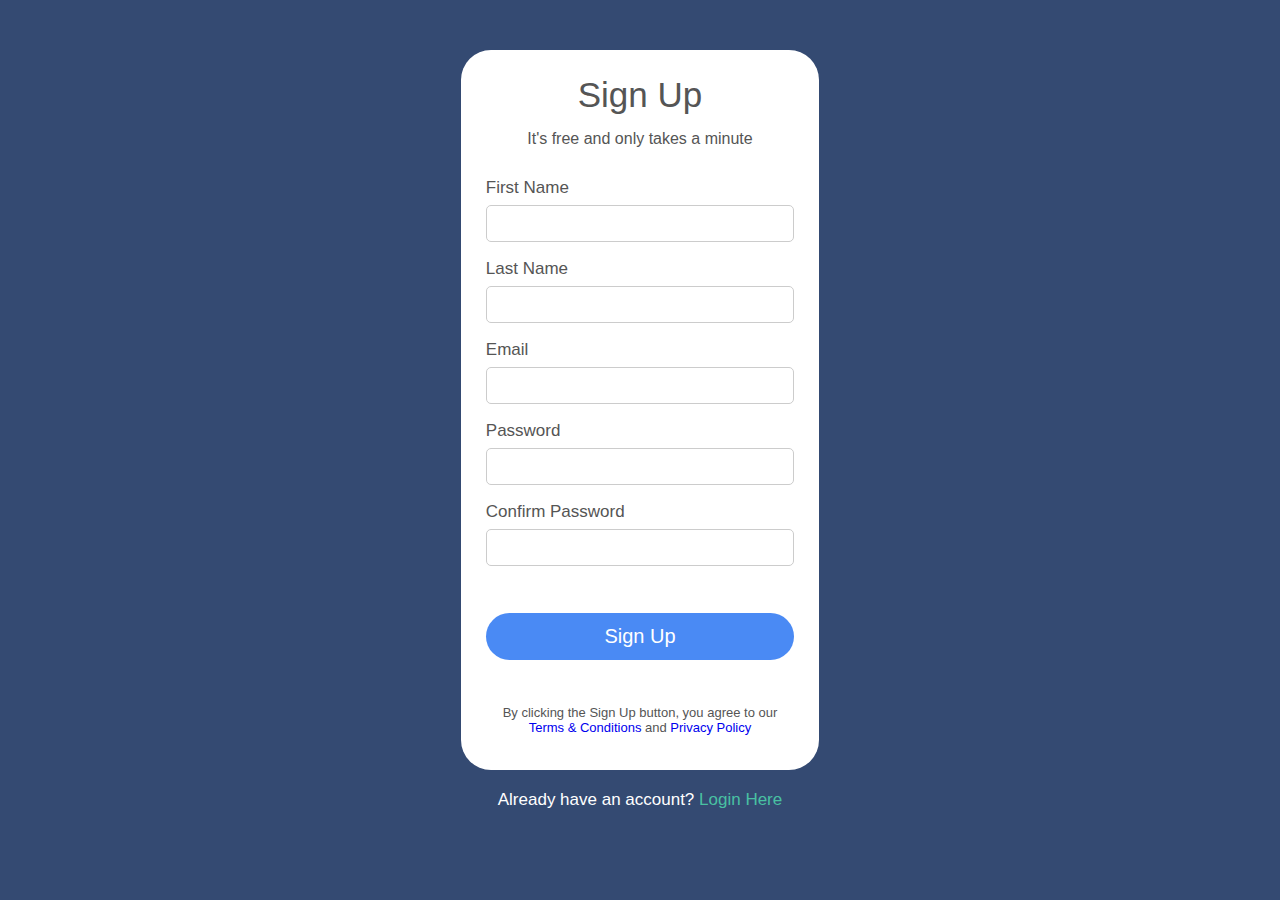
<file: index.html>
<!DOCTYPE html>
<html lang="en">
<head>
    <meta charset="UTF-8">
    <meta http-equiv="X-UA-Compatible" content="IE=edge">
    <meta name="viewport" content="width=device-width, initial-scale=1.0">
    <title>Registration Form</title>
    <link rel="stylesheet" href="style.css">
</head>
<body>
    
    <div id="container">
        <h1>Sign Up</h1>
        <p>It's free and only takes a minute</p>
        
        <form action="">

            <label for="firstName"> First Name
            <input type="text" name="" id="firstName">
            </label>

            <label for="lastName"> Last Name
            <input type="text" name="" id="lastName">
            </label>

            <label for="email"> Email
            <input type="email" name="" id="email">
            </label>

            <label for="password"> Password
            <input type="password" name="" id="password">
            </label>

            <label for="password"> Confirm Password
            <input type="password" name="" id="password">
            </label>

            <button> Sign Up </button>

            <p>By clicking the Sign Up button, you agree to our <a href="#">Terms & Conditions</a> and <a href="#">Privacy Policy</a></p>

        </form>
    </div>
        
    <footer>
        <p>Already have an account? <a href="#">Login Here</a></p>
    </footer>
    
</body>
</html>
</file>
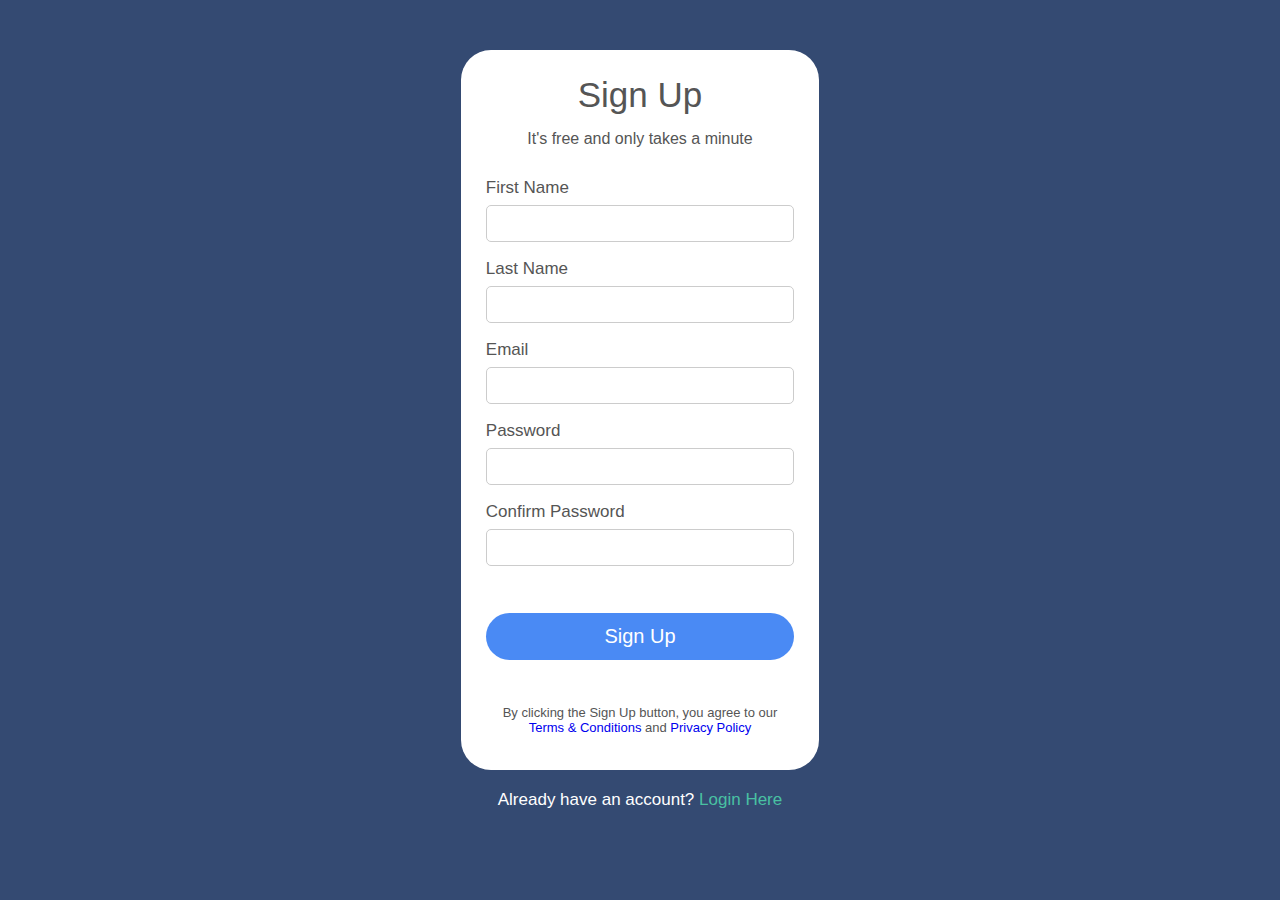
<file: Form.html>
<!DOCTYPE html>
<html lang="en">
<head>
    <meta charset="UTF-8">
    <meta http-equiv="X-UA-Compatible" content="IE=edge">
    <meta name="viewport" content="width=device-width, initial-scale=1.0">
    <title>Registration Form</title>
    <link rel="stylesheet" href="style.css">
</head>
<body>
    
    <div id="container">
        <h1>Sign Up</h1>
        <p>It's free and only takes a minute</p>
        
        <form action="">

            <label for="firstName"> First Name
            <input type="text" name="" id="firstName">
            </label>

            <label for="lastName"> Last Name
            <input type="text" name="" id="lastName">
            </label>

            <label for="email"> Email
            <input type="email" name="" id="email">
            </label>

            <label for="password"> Password
            <input type="password" name="" id="password">
            </label>

            <label for="password"> Confirm Password
            <input type="password" name="" id="password">
            </label>

            <button> Sign Up </button>

            <p>By clicking the Sign Up button, you agree to our <a href="#">Terms & Conditions</a> and <a href="#">Privacy Policy</a></p>

        </form>
    </div>
        
    <footer>
        <p>Already have an account? <a href="#">Login Here</a></p>
    </footer>
    
</body>
</html>
</file>
<file: style.css>
* {
    margin: 0;
    padding: 0;
    box-sizing: border-box;
}

body {
    background-color: #344a72;
}

input {
    display: block;
}

#container {
    width: 28%;
    margin: 50px auto;
    background-color: #fff;
    border-radius: 30px;
    font-family: sans-serif;
    padding: 25px 25px;
    padding-bottom: 5px;
    margin-bottom: 20px;
}

#container h1 {
    font-weight: lighter;
    text-align: center;
    color: #555;
    font-size: 35px;
}

#container p {
    text-align: center;
    padding: 15px 15px 30px 15px;
    font-weight: lighter;
    color: #555;
}

label {
    font-weight: lighter;
    color: #555;
    font-size: 17px;
}

input {
    width: 100%;
    border: 1px solid #ccc;
    border-radius: 5px;
    padding: 10px;
    margin-top: 7px;
    margin-bottom: 17px;
}

button {
    width: 100%;
    padding: 12px;
    border-radius: 30px;
    background-color: #4a8af4;
    color: #fff;
    margin: 30px auto;
    font-size: 20px;
    border: none;
}

button:hover {
    box-shadow: 0 8px 20px 0 rgba(0,0,0,0.2), 0 8px 20px 0 rgba(0,0,0,0.2);
    background-color: #49c1a2;
}

form p {
    font-size: 13px;
    font-weight: lighter;
}

form a {
    text-decoration: none;
}

footer p {
    text-align: center;
    color: #fff;
    font-size: 17px;
    margin-bottom: 50px;
    font-family: arial;
    font-weight: lighter;
}

footer a {
    text-decoration: none;
    color: #49c1a2;
}
</file>
